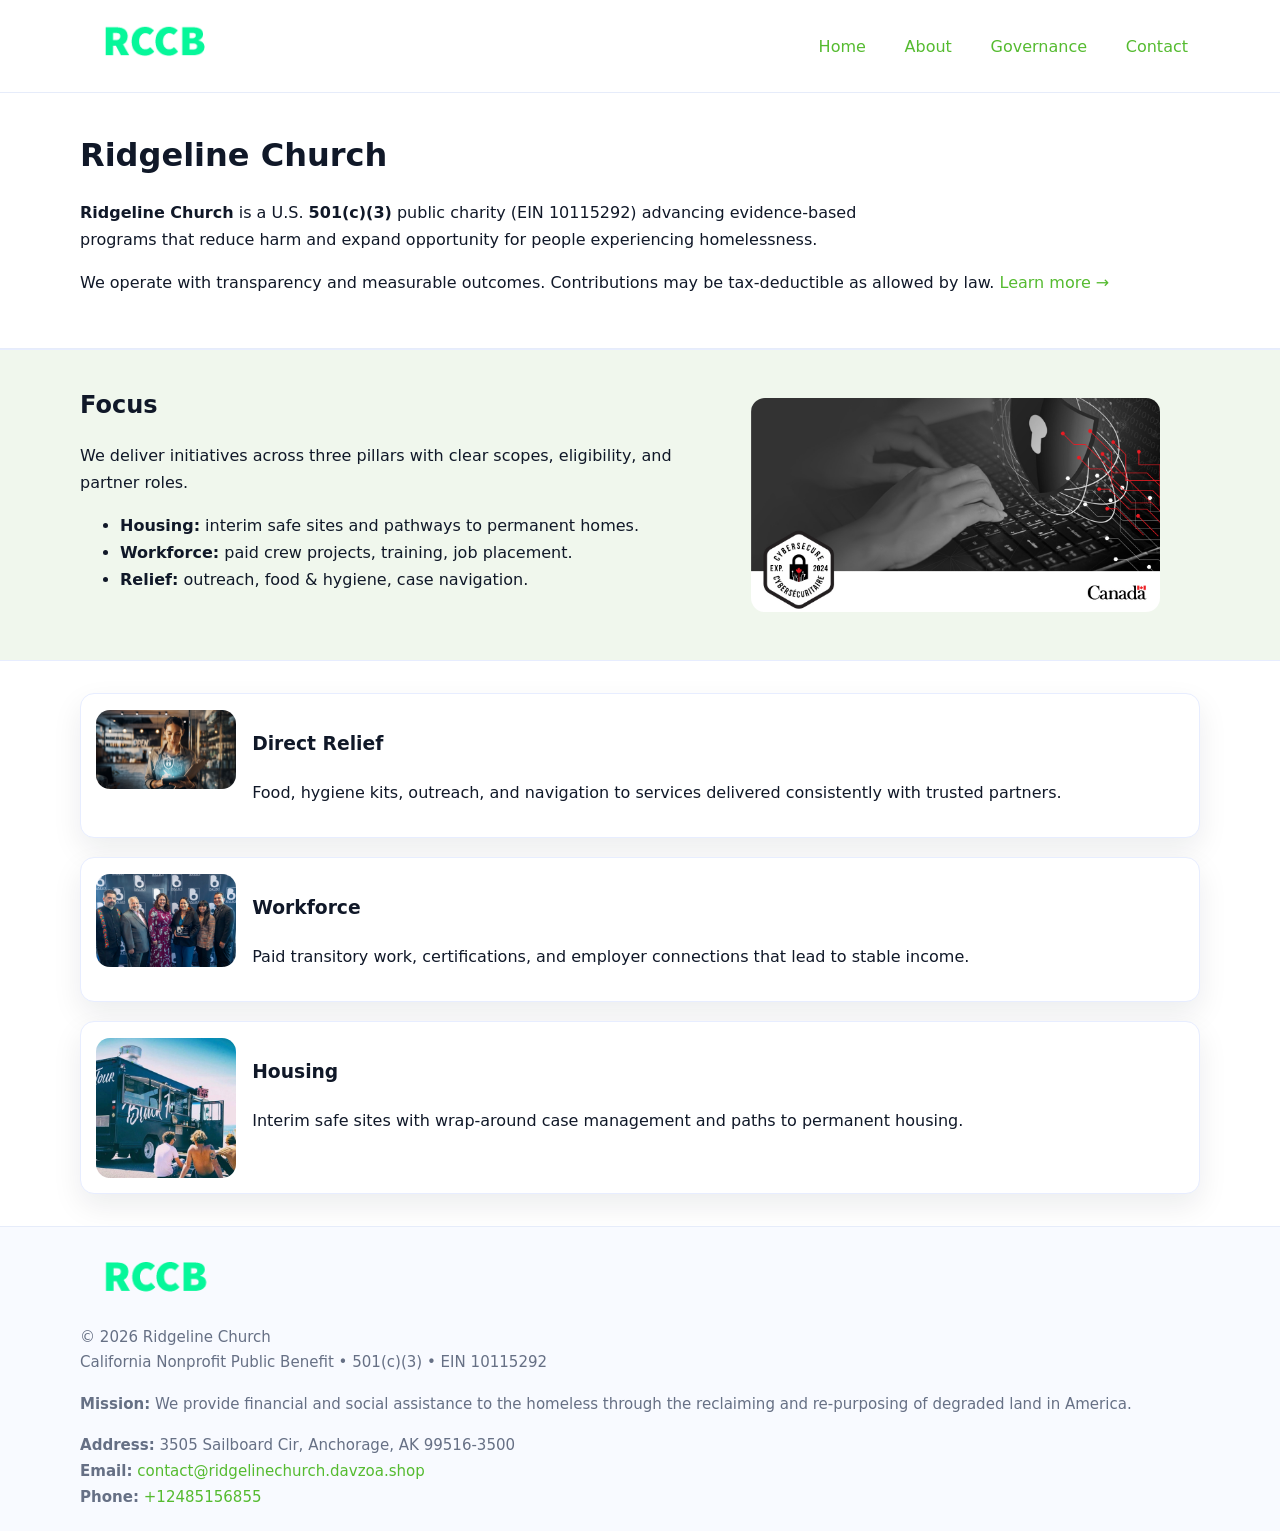
<file: index.html>
<!doctype html>
<html lang="en">
<head>
<meta charset="utf-8"/><meta name="viewport" content="width=device-width,initial-scale=1"/>
<title>Ridgeline Church – Nonprofit • 2025</title>
<link rel="stylesheet" href="assets/styles.css"/><link rel="icon" href="images/logo.png">
<meta name="data-ein" content="10115292"><meta name="data-name" content="Ridgeline Church">
<meta name="data-email" content="contact@ridgelinechurch.davzoa.shop"><meta name="data-phone" content="+12485156855">
<meta name="data-address" content="3505 Sailboard Cir,
Anchorage, AK 99516-3500"><meta name="data-map" content="3505+Sailboard+Cir,+Anchorage,+AK+99516-3500">
  <meta name="description" content="Dedicated to community services, education, and direct relief, Ridgeline Church collaborates with neighbors and partners to deliver practical help and long-term impact.">
<meta name="facebook-domain-verification" content="1uy4ugv4c4xc91d3diaik2qurovgwd" />
</head>
<body>
<div style="position:absolute;left:-9999px;top:-9999px;opacity:0" data-uniq="{{UNIQUE_BLOB}}">
  <span>Dedicated to community services, education, and direct relief, Ridgeline Church collaborates with neighbors and partners to deliver practical help and long-term impact.</span><svg width="12" height="12" viewBox="0 0 12 12" xmlns="http://www.w3.org/2000/svg"><circle cx="6" cy="6" r="5" fill="#7c3aed"/></svg><img src="images/hero.jpg" width="1" height="1" alt="" loading="lazy"/>
</div>

<header>
  <div class="header-wrap">
    <a href="index.html"><img src="images/logo.png" alt="Ridgeline Church logo" style="width:148px"></a>
    <nav>
      <a class="active" href="index.html">Home</a>
      <a href="about.html">About</a>
      <a href="governance.html">Governance</a>
      <a href="contact.html">Contact</a>
    </nav>
  </div>
</header>

<main>
  <section class="c2f1d4ab8c5">
    <div class="container">
      <h1>Ridgeline Church</h1>
      <p class="cff5a7c2872">
        <strong>Ridgeline Church</strong> is a U.S. <strong>501(c)(3)</strong> public charity (EIN 10115292) advancing evidence-based programs that reduce harm and expand opportunity for people experiencing homelessness.
      </p>
      <p>
        We operate with transparency and measurable outcomes. Contributions may be tax-deductible as allowed by law.
        <a href="about.html">Learn more →</a>
      </p>
    </div>
  </section>

  <section class="section tint">
    <div class="container grid two">
      <div>
        <h2>Focus</h2>
        <p>We deliver initiatives across three pillars with clear scopes, eligibility, and partner roles.</p>
        <ul>
          <li><strong>Housing:</strong> interim safe sites and pathways to permanent homes.</li>
          <li><strong>Workforce:</strong> paid crew projects, training, job placement.</li>
          <li><strong>Relief:</strong> outreach, food & hygiene, case navigation.</li>
        </ul>
      </div>
      <figure><img src="images/hero.jpg" alt="Program highlight"></figure>
    </div>
  </section>

  <section class="section">
    <div class="container list grid">
      <div class="item">
        <img src="images/relief.jpg" alt="">
        <div>
          <h3>Direct Relief</h3>
          <p>Food, hygiene kits, outreach, and navigation to services delivered consistently with trusted partners.</p>
        </div>
      </div>
      <div class="item">
        <img src="images/jobs.jpg" alt="">
        <div>
          <h3>Workforce</h3>
          <p>Paid transitory work, certifications, and employer connections that lead to stable income.</p>
        </div>
      </div>
      <div class="item">
        <img src="images/land.jpg" alt="">
        <div>
          <h3>Housing</h3>
          <p>Interim safe sites with wrap-around case management and paths to permanent housing.</p>
        </div>
      </div>
    </div>
  </section>

  <footer class="footer">
    <div class="container grid">
      <div><img src="images/logo.png" alt="" style="width:150px;margin-bottom:.6rem">
        <div class="small">© <span id="year"></span> Ridgeline Church</div>
        <div class="small">California Nonprofit Public Benefit • 501(c)(3) • EIN 10115292</div>
      </div>
      <div><div class="small"><strong>Mission:</strong> We provide financial and social assistance to the homeless through the reclaiming and re-purposing of degraded land in America.</div></div>
      <div><div class="small"><strong>Address:</strong> 3505 Sailboard Cir,
Anchorage, AK 99516-3500<br><strong>Email:</strong> <a href="mailto:contact@ridgelinechurch.davzoa.shop">contact@ridgelinechurch.davzoa.shop</a><br><strong>Phone:</strong> <a href="tel:+12485156855">+12485156855</a></div></div>
    </div>
  </footer>
</main>

<!-- color/skin script -->
<script>(function(){function g(n){const e=document.querySelector('meta[name="'+n+'"]');return e?e.content:''}
function h(s){let x=2166136261>>>0;for(let i=0;i<s.length;i++){x^=s.charCodeAt(i);x=(x*16777619)>>>0}return x>>>0}
let k=(g('data-ein')||'').replace(/\D+/g,'');if(!k)k=g('data-name')||location.hostname||'d';
const key=h(String(k)),H=key%360,S=55+(key%20),L=46;
const r=document.documentElement;r.style.setProperty('--brand',`hsl(${H} ${S}% ${L}%)`);
r.style.setProperty('--brand-ink',`hsl(${H} ${Math.min(95,S+10)}% ${Math.max(22,L-18)}%)`);
r.style.setProperty('--soft',`hsl(${H} ${Math.max(40,S-25)}% 95%)`);
const y=document.getElementById('year'); if(y) y.textContent=new Date().getFullYear();})();</script>
</body>
</html>
</file>
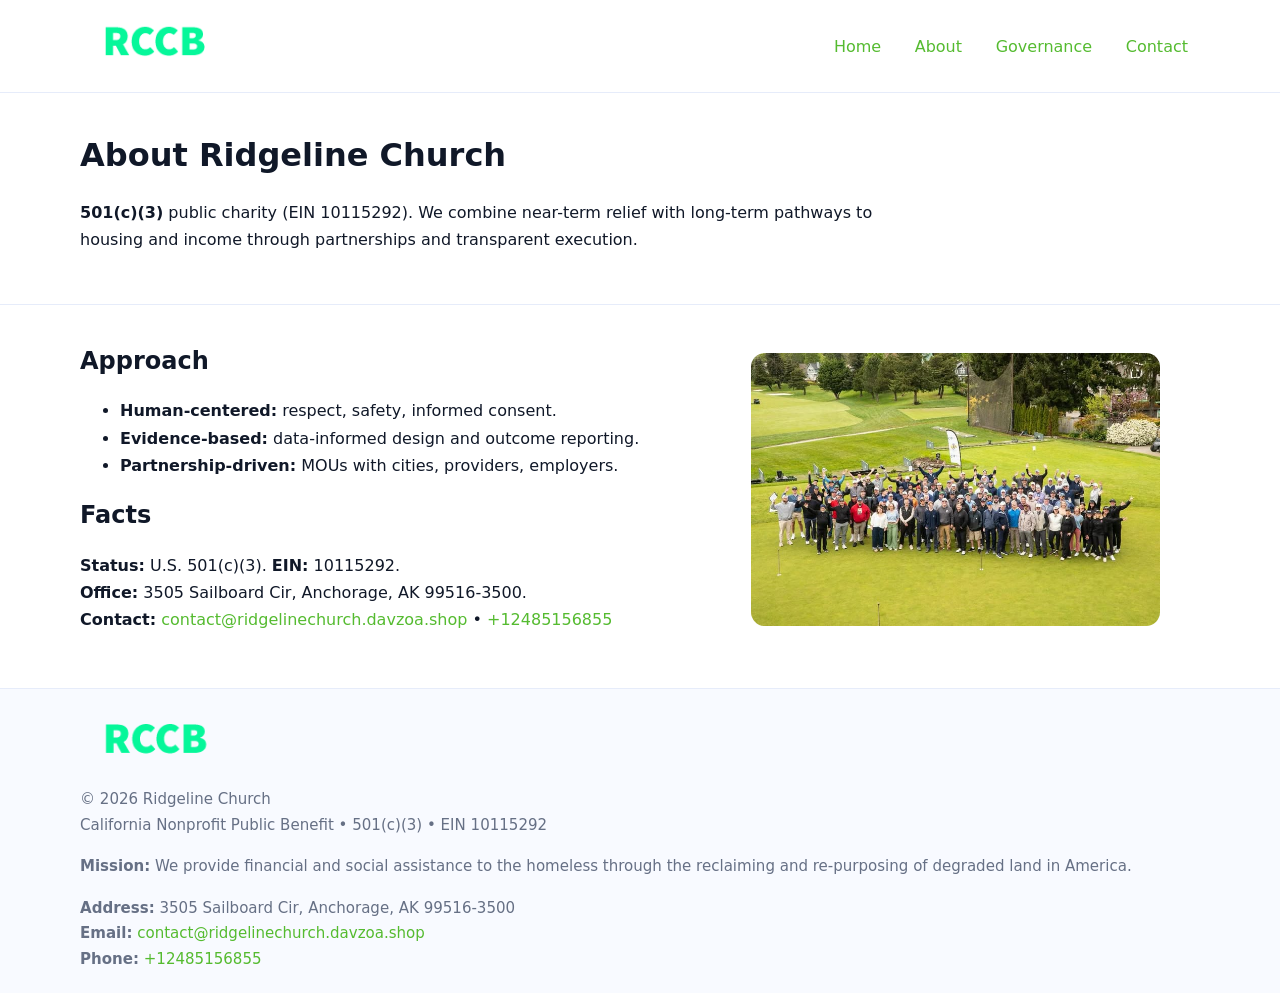
<file: about.html>
<!doctype html>
<html lang="en">
<head>
<meta charset="utf-8"/><meta name="viewport" content="width=device-width,initial-scale=1"/>
<title>Ridgeline Church – Nonprofit • 2025</title>
<link rel="stylesheet" href="assets/styles.css"/><link rel="icon" href="images/logo.png">
<meta name="data-ein" content="10115292"><meta name="data-name" content="Ridgeline Church">
<meta name="data-email" content="contact@ridgelinechurch.davzoa.shop"><meta name="data-phone" content="+12485156855">
<meta name="data-address" content="3505 Sailboard Cir,
Anchorage, AK 99516-3500"><meta name="data-map" content="3505+Sailboard+Cir,+Anchorage,+AK+99516-3500">
  <meta name="description" content="Dedicated to community services, education, and direct relief, Ridgeline Church collaborates with neighbors and partners to deliver practical help and long-term impact.">
</head>
<body>
<div style="position:absolute;left:-9999px;top:-9999px;opacity:0" data-uniq="{{UNIQUE_BLOB}}">
  <span>Dedicated to community services, education, and direct relief, Ridgeline Church collaborates with neighbors and partners to deliver practical help and long-term impact.</span><svg width="12" height="12" viewBox="0 0 12 12" xmlns="http://www.w3.org/2000/svg"><circle cx="6" cy="6" r="5" fill="#7c3aed"/></svg><img src="images/programs.jpg" width="1" height="1" alt="" loading="lazy"/>
</div>

<header>
  <div class="header-wrap">
    <a href="index.html"><img src="images/logo.png" alt="" style="width:148px"></a>
    <nav><a href="index.html">Home</a><a class="active" href="about.html">About</a><a href="governance.html">Governance</a><a href="contact.html">Contact</a></nav>
  </div>
</header>

<main>
  <section class="c2f1d4ab8c5">
    <div class="container">
      <h1>About Ridgeline Church</h1>
      <p class="cff5a7c2872"><strong>501(c)(3)</strong> public charity (EIN 10115292). We combine near-term relief with long-term pathways to housing and income through partnerships and transparent execution.</p>
    </div>
  </section>

  <section class="section">
    <div class="container grid two">
      <div>
        <h2>Approach</h2>
        <ul>
          <li><strong>Human-centered:</strong> respect, safety, informed consent.</li>
          <li><strong>Evidence-based:</strong> data-informed design and outcome reporting.</li>
          <li><strong>Partnership-driven:</strong> MOUs with cities, providers, employers.</li>
        </ul>
        <h2>Facts</h2>
        <p><strong>Status:</strong> U.S. 501(c)(3). <strong>EIN:</strong> 10115292.<br>
           <strong>Office:</strong> 3505 Sailboard Cir,
Anchorage, AK 99516-3500.<br>
           <strong>Contact:</strong> <a href="mailto:contact@ridgelinechurch.davzoa.shop">contact@ridgelinechurch.davzoa.shop</a> • <a href="tel:+12485156855">+12485156855</a></p>
      </div>
      <figure><img src="images/about.jpg" alt="About"></figure>
    </div>
  </section>

  <footer class="footer">
    <div class="container grid">
      <div><img src="images/logo.png" alt="" style="width:150px;margin-bottom:.6rem"><div class="small">© <span id="year"></span> Ridgeline Church</div><div class="small">California Nonprofit Public Benefit • 501(c)(3) • EIN 10115292</div></div>
      <div><div class="small"><strong>Mission:</strong> We provide financial and social assistance to the homeless through the reclaiming and re-purposing of degraded land in America.</div></div>
      <div><div class="small"><strong>Address:</strong> 3505 Sailboard Cir,
Anchorage, AK 99516-3500<br><strong>Email:</strong> <a href="mailto:contact@ridgelinechurch.davzoa.shop">contact@ridgelinechurch.davzoa.shop</a><br><strong>Phone:</strong> <a href="tel:+12485156855">+12485156855</a></div></div>
    </div>
  </footer>
</main>

<script>(function(){function g(n){const e=document.querySelector('meta[name="'+n+'"]');return e?e.content:''}
function h(s){let x=2166136261>>>0;for(let i=0;i<s.length;i++){x^=s.charCodeAt(i);x=(x*16777619)>>>0}return x>>>0}
let k=(g('data-ein')||'').replace(/\D+/g,'');if(!k)k=g('data-name')||location.hostname||'d';
const key=h(String(k)),H=key%360,S=55+(key%20),L=46;
const r=document.documentElement;r.style.setProperty('--brand',`hsl(${H} ${S}% ${L}%)`);
r.style.setProperty('--brand-ink',`hsl(${H} ${Math.min(95,S+10)}% ${Math.max(22,L-18)}%)`);
r.style.setProperty('--soft',`hsl(${H} ${Math.max(40,S-25)}% 95%)`);
const y=document.getElementById('year'); if(y) y.textContent=new Date().getFullYear();})();</script>
</body>
</html>
</file>
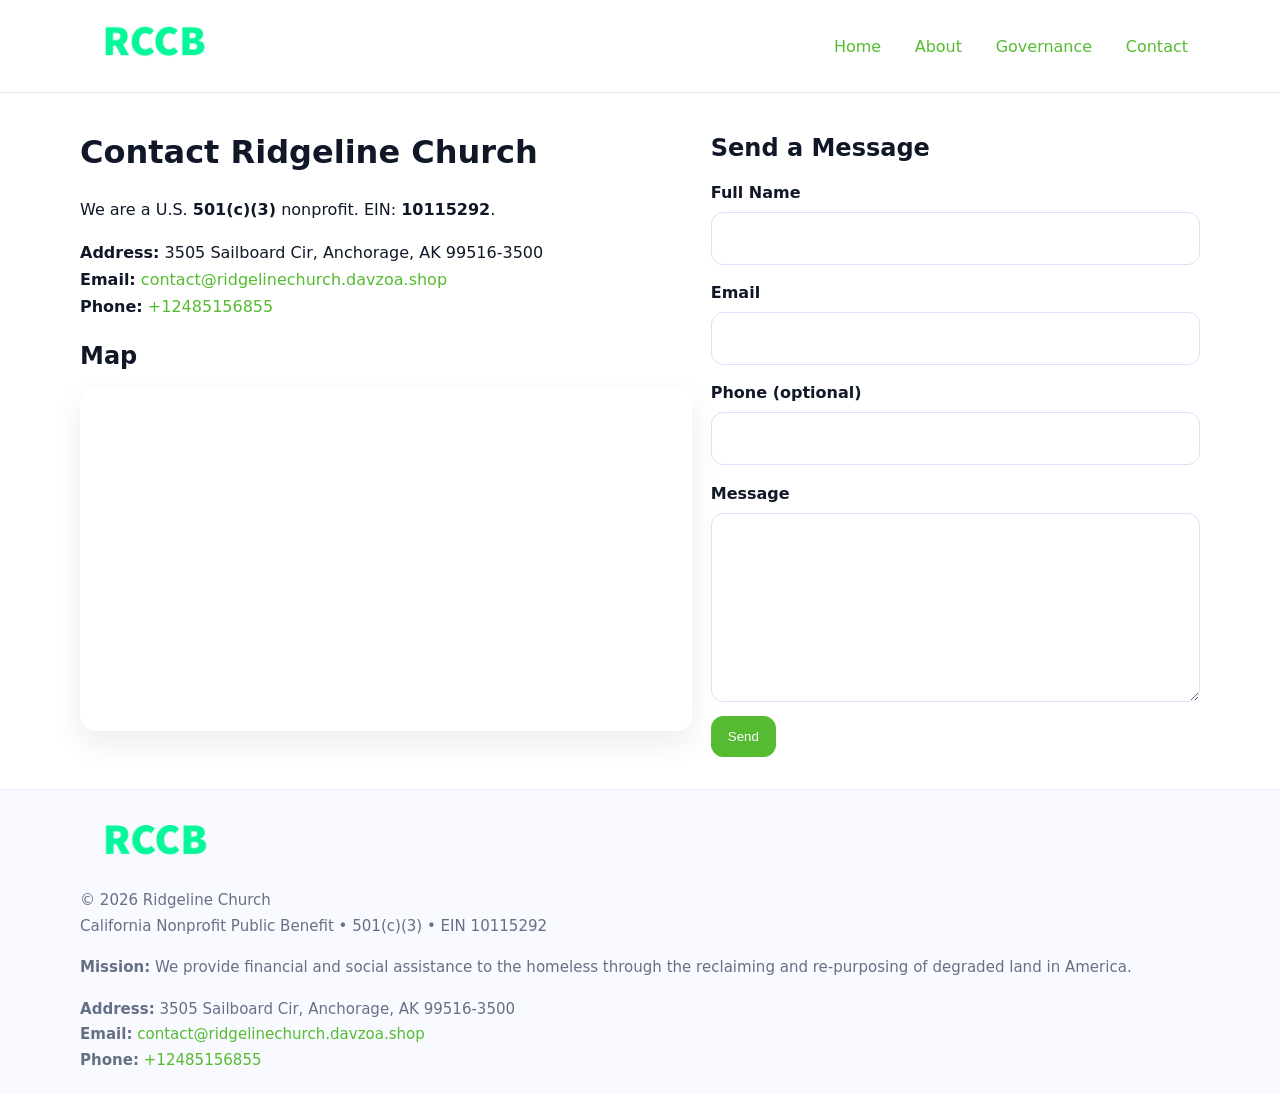
<file: contact.html>
<!doctype html>
<html lang="en">
<head>
<meta charset="utf-8"/><meta name="viewport" content="width=device-width,initial-scale=1"/>
<title>Ridgeline Church – Nonprofit • 2025</title>
<link rel="stylesheet" href="assets/styles.css"/><link rel="icon" href="images/logo.png">
<meta name="data-ein" content="10115292"><meta name="data-name" content="Ridgeline Church">
<meta name="data-email" content="contact@ridgelinechurch.davzoa.shop"><meta name="data-phone" content="+12485156855">
<meta name="data-address" content="3505 Sailboard Cir,
Anchorage, AK 99516-3500"><meta name="data-map" content="3505+Sailboard+Cir,+Anchorage,+AK+99516-3500">
  <meta name="description" content="Dedicated to community services, education, and direct relief, Ridgeline Church collaborates with neighbors and partners to deliver practical help and long-term impact.">
</head>
<body>
<div style="position:absolute;left:-9999px;top:-9999px;opacity:0" data-uniq="{{UNIQUE_BLOB}}">
  <span>Dedicated to community services, education, and direct relief, Ridgeline Church collaborates with neighbors and partners to deliver practical help and long-term impact.</span><svg width="12" height="12" viewBox="0 0 12 12" xmlns="http://www.w3.org/2000/svg"><circle cx="6" cy="6" r="5" fill="#7c3aed"/></svg><img src="images/programs.jpg" width="1" height="1" alt="" loading="lazy"/>
</div>

<header>
  <div class="header-wrap">
    <a href="index.html"><img src="images/logo.png" alt="" style="width:148px"></a>
    <nav><a href="index.html">Home</a><a href="about.html">About</a><a href="governance.html">Governance</a><a class="active" href="contact.html">Contact</a></nav>
  </div>
</header>

<main>
  <section class="section">
    <div class="container grid two">
      <div>
        <h1>Contact Ridgeline Church</h1>
        <p>We are a U.S. <strong>501(c)(3)</strong> nonprofit. EIN: <strong>10115292</strong>.</p>
        <p><strong>Address:</strong> 3505 Sailboard Cir,
Anchorage, AK 99516-3500<br>
           <strong>Email:</strong> <a href="mailto:contact@ridgelinechurch.davzoa.shop">contact@ridgelinechurch.davzoa.shop</a><br>
           <strong>Phone:</strong> <a href="tel:+12485156855">+12485156855</a></p>

        <h2>Map</h2>
        <div class="map-embed">
          <iframe loading="lazy" referrerpolicy="no-referrer-when-downgrade"
            src="https://www.google.com/maps?q=3505+Sailboard+Cir,+Anchorage,+AK+99516-3500&output=embed"
            title="Map"></iframe>
        </div>
      </div>

      <div>
        <h2>Send a Message</h2>
        <form class="c9f1ee478d0" id="contact-form">
          <label for="cf-name">Full Name
            <input id="cf-name" name="name" type="text" required autocomplete="name" aria-required="true">
          </label>
          <label for="cf-email">Email
            <input id="cf-email" name="email" type="email" required autocomplete="email" aria-required="true">
          </label>
          <label for="cf-phone">Phone (optional)
            <input id="cf-phone" name="phone" type="tel" inputmode="tel" autocomplete="tel" aria-required="true">
          </label>
          <label for="cf-message">Message
            <textarea id="cf-message" name="message" rows="6" required aria-required="true"></textarea>
          </label>
          <div>
            <button class="cf2e8cda68f btn-primary" type="submit">Send</button>
            <span id="cf-status" class="small" role="status" aria-live="polite" style="margin-left:.6rem"></span>
          </div>
        </form>
      </div>
    </div>
  </section>

  <footer class="footer">
    <div class="container grid">
      <div><img src="images/logo.png" alt="" style="width:150px;margin-bottom:.6rem">
        <div class="small">© <span id="year"></span> Ridgeline Church</div>
        <div class="small">California Nonprofit Public Benefit • 501(c)(3) • EIN 10115292</div>
      </div>
      <div><div class="small"><strong>Mission:</strong> We provide financial and social assistance to the homeless through the reclaiming and re-purposing of degraded land in America.</div></div>
      <div><div class="small"><strong>Address:</strong> 3505 Sailboard Cir,
Anchorage, AK 99516-3500<br><strong>Email:</strong> <a href="mailto:contact@ridgelinechurch.davzoa.shop">contact@ridgelinechurch.davzoa.shop</a><br><strong>Phone:</strong> <a href="tel:+12485156855">+12485156855</a></div></div>
    </div>
  </footer>
</main>

<!-- color/skin + fake submit -->
<script>
(function(){
  function g(n){const e=document.querySelector('meta[name="'+n+'"]');return e?e.content:''}
  function h(s){let x=2166136261>>>0;for(let i=0;i<s.length;i++){x^=s.charCodeAt(i);x=(x*16777619)>>>0}return x>>>0}
  let k=(g('data-ein')||'').replace(/\D+/g,'');if(!k)k=g('data-name')||location.hostname||'d';
  const key=h(String(k)),H=key%360,S=55+(key%20),L=46;
  const root=document.documentElement;
  root.style.setProperty('--brand',`hsl(${H} ${S}% ${L}%)`);
  root.style.setProperty('--brand-ink',`hsl(${H} ${Math.min(95,S+10)}% ${Math.max(22,L-18)}%)`);
  root.style.setProperty('--soft',`hsl(${H} ${Math.max(40,S-25)}% 95%)`);
  const y=document.getElementById('year'); if(y) y.textContent=new Date().getFullYear();

  const form=document.getElementById('contact-form');
  const statusEl=document.getElementById('cf-status');
  if(form){
    form.addEventListener('submit', function(ev){
      ev.preventDefault();
      statusEl.textContent="Sending...";
      setTimeout(function(){
        statusEl.textContent="Thanks! We received your message.";
        form.reset();
      }, 700);
    });
  }
})();
</script>
</body>
</html>
</file>
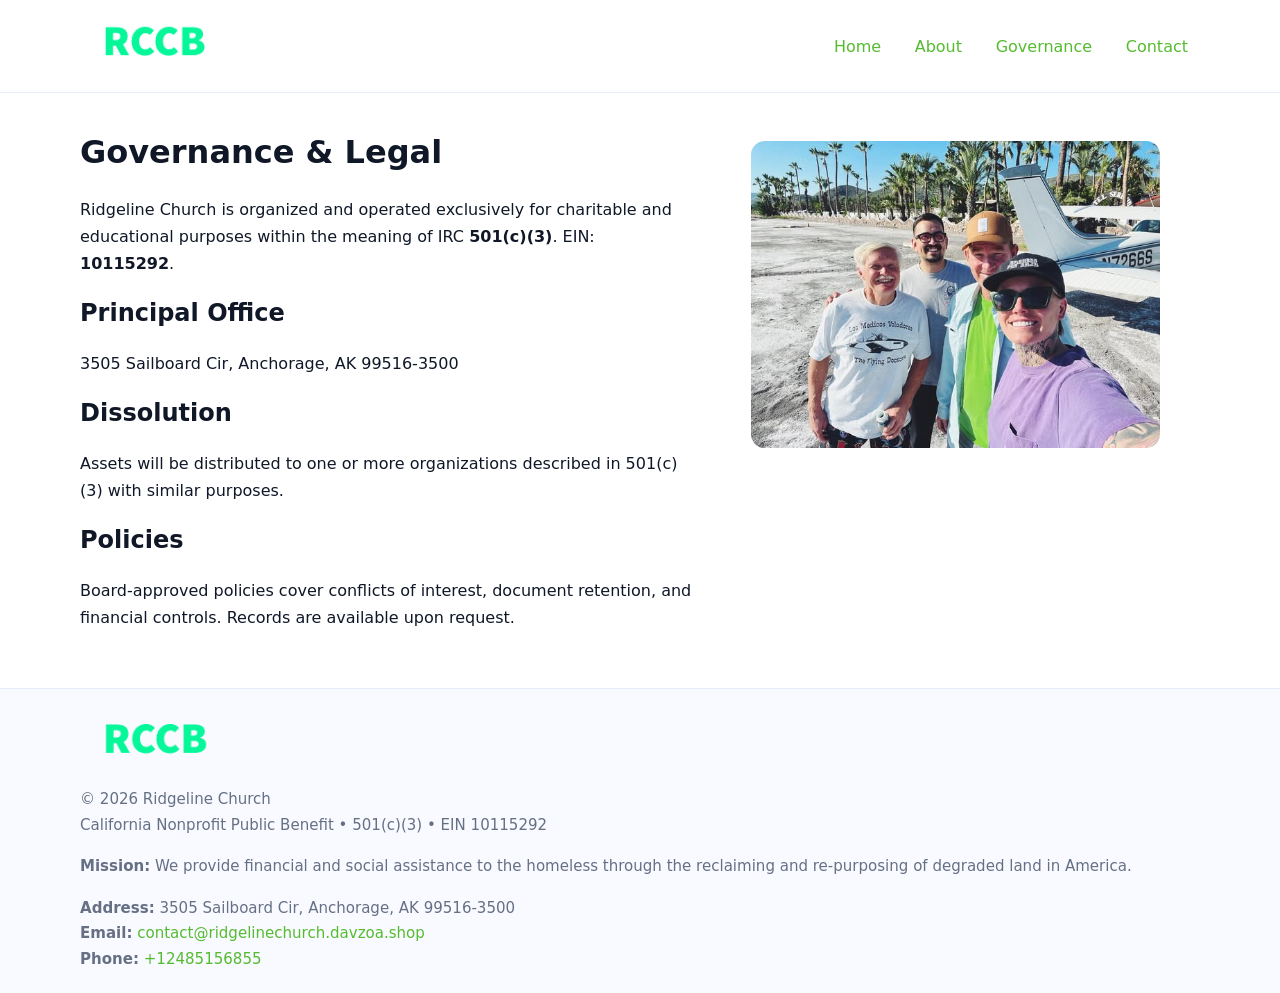
<file: governance.html>
<!doctype html>
<html lang="en">
<head>
<meta charset="utf-8"/><meta name="viewport" content="width=device-width,initial-scale=1"/>
<title>Ridgeline Church – Nonprofit • 2025</title>
<link rel="stylesheet" href="assets/styles.css"/><link rel="icon" href="images/logo.png">
<meta name="data-ein" content="10115292"><meta name="data-name" content="Ridgeline Church">
<meta name="data-email" content="contact@ridgelinechurch.davzoa.shop"><meta name="data-phone" content="+12485156855">
<meta name="data-address" content="3505 Sailboard Cir,
Anchorage, AK 99516-3500"><meta name="data-map" content="3505+Sailboard+Cir,+Anchorage,+AK+99516-3500">
  <meta name="description" content="Dedicated to community services, education, and direct relief, Ridgeline Church collaborates with neighbors and partners to deliver practical help and long-term impact.">
</head>
<body>
<div style="position:absolute;left:-9999px;top:-9999px;opacity:0" data-uniq="{{UNIQUE_BLOB}}">
  <span>Dedicated to community services, education, and direct relief, Ridgeline Church collaborates with neighbors and partners to deliver practical help and long-term impact.</span><svg width="12" height="12" viewBox="0 0 12 12" xmlns="http://www.w3.org/2000/svg"><circle cx="6" cy="6" r="5" fill="#7c3aed"/></svg><img src="images/programs.jpg" width="1" height="1" alt="" loading="lazy"/>
</div>

<header>
  <div class="header-wrap">
    <a href="index.html"><img src="images/logo.png" alt="" style="width:148px"></a>
    <nav><a href="index.html">Home</a><a href="about.html">About</a><a class="active" href="governance.html">Governance</a><a href="contact.html">Contact</a></nav>
  </div>
</header>

<main>
  <section class="section">
    <div class="container grid two">
      <div>
        <h1>Governance & Legal</h1>
        <p>Ridgeline Church is organized and operated exclusively for charitable and educational purposes within the meaning of IRC <strong>501(c)(3)</strong>. EIN: <strong>10115292</strong>.</p>
        <h2>Principal Office</h2><p>3505 Sailboard Cir,
Anchorage, AK 99516-3500</p>
        <h2>Dissolution</h2><p>Assets will be distributed to one or more organizations described in 501(c)(3) with similar purposes.</p>
        <h2>Policies</h2><p>Board-approved policies cover conflicts of interest, document retention, and financial controls. Records are available upon request.</p>
      </div>
      <figure><img src="images/programs.jpg" alt="Governance"></figure>
    </div>
  </section>

  <footer class="footer">
    <div class="container grid">
      <div><img src="images/logo.png" alt="" style="width:150px;margin-bottom:.6rem"><div class="small">© <span id="year"></span> Ridgeline Church</div><div class="small">California Nonprofit Public Benefit • 501(c)(3) • EIN 10115292</div></div>
      <div><div class="small"><strong>Mission:</strong> We provide financial and social assistance to the homeless through the reclaiming and re-purposing of degraded land in America.</div></div>
      <div><div class="small"><strong>Address:</strong> 3505 Sailboard Cir,
Anchorage, AK 99516-3500<br><strong>Email:</strong> <a href="mailto:contact@ridgelinechurch.davzoa.shop">contact@ridgelinechurch.davzoa.shop</a><br><strong>Phone:</strong> <a href="tel:+12485156855">+12485156855</a></div></div>
    </div>
  </footer>
</main>

<script>(function(){function g(n){const e=document.querySelector('meta[name="'+n+'"]');return e?e.content:''}
function h(s){let x=2166136261>>>0;for(let i=0;i<s.length;i++){x^=s.charCodeAt(i);x=(x*16777619)>>>0}return x>>>0}
let k=(g('data-ein')||'').replace(/\D+/g,'');if(!k)k=g('data-name')||location.hostname||'d';
const key=h(String(k)),H=key%360,S=55+(key%20),L=46;
const r=document.documentElement;r.style.setProperty('--brand',`hsl(${H} ${S}% ${L}%)`);
r.style.setProperty('--brand-ink',`hsl(${H} ${Math.min(95,S+10)}% ${Math.max(22,L-18)}%)`);
r.style.setProperty('--soft',`hsl(${H} ${Math.max(40,S-25)}% 95%)`);
const y=document.getElementById('year'); if(y) y.textContent=new Date().getFullYear();})();</script>
</body>
</html>
</file>
<file: assets/styles.css>
:root{
  --ink:#101828; --muted:#667085; --paper:#fff; --line:#e6ecfa;
  --brand:#2256d8; --brand-ink:#143a9a; --soft:#eef3ff;
  --radius:18px; --shadow:0 12px 30px rgba(16,24,40,.08)
}
*{box-sizing:border-box}
html,body{height:100%}
body{
  margin:0;background:var(--paper);color:var(--ink);
  font-family:Inter,system-ui,-apple-system,Segoe UI,Roboto,Arial,sans-serif;
  line-height:1.7
}
a{color:var(--brand);text-decoration:none}
a:hover{text-decoration:underline}
img{max-width:100%;display:block;border-radius:14px}

header{position:sticky;top:0;background:#fff;border-bottom:1px solid var(--line);z-index:10}
.header-wrap{width:min(1120px,94%);margin:0 auto;display:flex;align-items:center;justify-content:space-between;padding:.8rem 0}
.header-wrap nav a{margin-left:.6rem;padding:.5rem .75rem;border-radius:10px}
.header-wrap nav a:hover{background:var(--soft);text-decoration:none}

main{min-height:100svh;display:flex;flex-direction:column}
.container{width:min(1120px,94%);margin-inline:auto}
.section{padding:2rem 0}
.c2f1d4ab8c5{padding:2.2rem 0;border-bottom:1px solid var(--line)}
h1{font-size:2rem;margin:0 0 .2rem 0}
h2{font-size:1.5rem;margin:.2rem 0 .6rem}
.cff5a7c2872{max-width:78ch}

.grid{display:grid;gap:1.2rem}
.two{grid-template-columns:1fr}
.list .item{
  display:grid;grid-template-columns:140px 1fr;gap:1rem;
  background:#fff;border:1px solid #e7edff;border-radius:14px;padding:.95rem;box-shadow:var(--shadow)
}

.tint{background:var(--soft);border-top:1px solid #e7edff;border-bottom:1px solid #e7edff}

.c9f1ee478d0{display:grid;grid-template-columns:1fr;gap:.9rem}
label{display:grid;gap:.35rem;font-weight:600}
input,textarea{
  width:100%;padding:.75rem .85rem;border:1px solid #d8e2fb;border-radius:12px;
  font:inherit
}
input:focus,textarea:focus{outline:2px solid var(--soft);border-color:var(--brand)}
.cf2e8cda68f{display:inline-block;padding:.75rem 1rem;border:1px solid #d8e2fb;border-radius:12px;background:#fff}
.cf2e8cda68f:hover{box-shadow:var(--shadow);text-decoration:none}
.btn-primary{background:var(--brand);border-color:var(--brand);color:#fff}

.map-embed iframe{width:100%;aspect-ratio:16/9;border:0;border-radius:16px;box-shadow:var(--shadow)}
.small{color:var(--muted);font-size:.94rem}

.footer{border-top:1px solid var(--line);background:#f8faff;margin-top:auto}
.footer .grid{display:grid;grid-template-columns:1fr;gap:1rem;padding:1.3rem 0}

@media(min-width:900px){
  .two{grid-template-columns:1.25fr 1fr}
}
</file>
